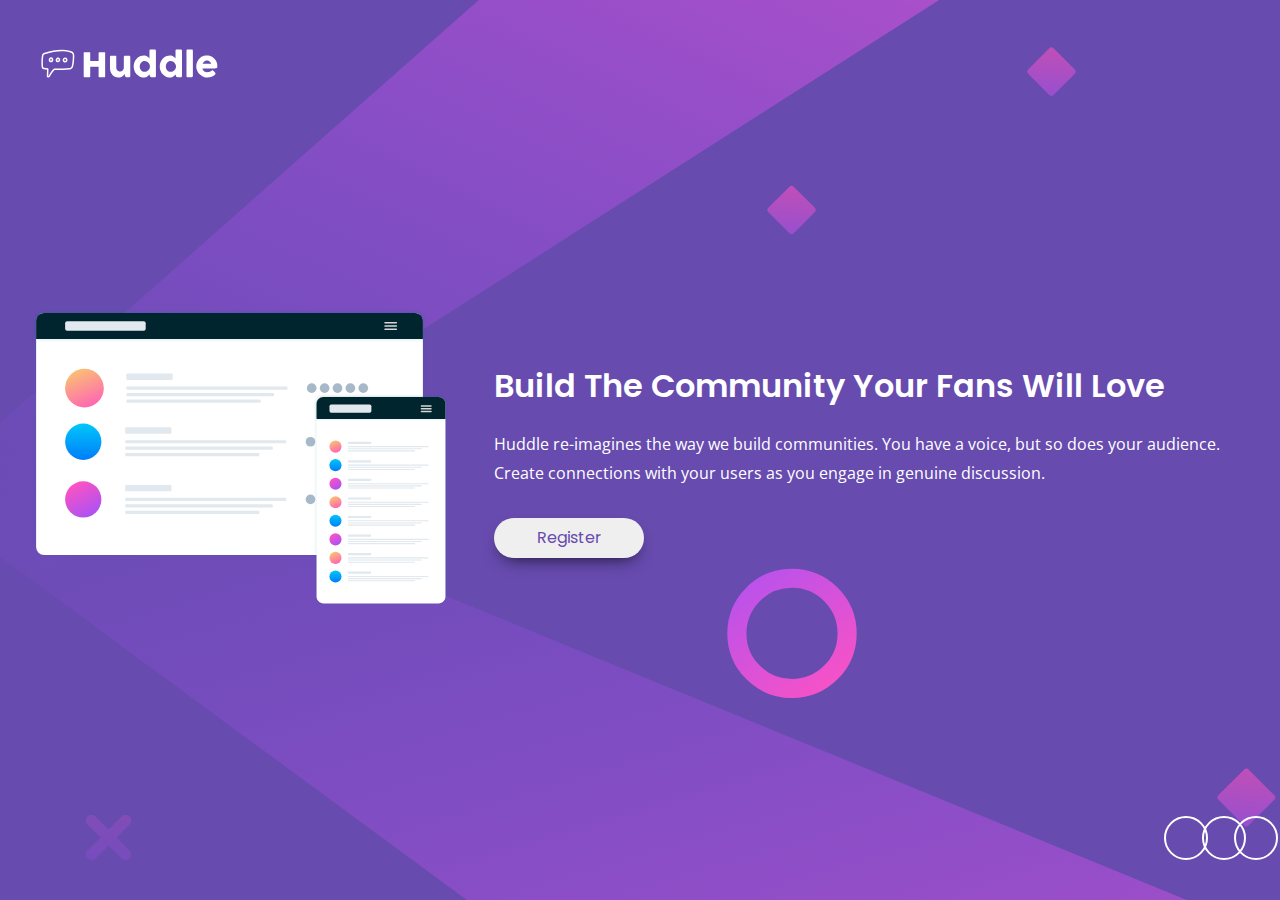
<file: huddle landing page/index.html>
<!DOCTYPE html>
<html lang="en">
<head>
    <meta charset="UTF-8">
    <meta name="viewport" content="width=device-width, initial-scale=1.0">
    <link rel="stylesheet" href="style.css">
    <link rel="icon" sizes="32x32" type="image/png" href="./images/favicon-32x32.png">
    <link rel="stylesheet" href="https://cdnjs.cloudflare.com/ajax/libs/font-awesome/6.4.2/css/all.min.css" integrity="sha512-z3gLpd7yknf1YoNbCzqRKc4qyor8gaKU1qmn+CShxbuBusANI9QpRohGBreCFkKxLhei6S9CQXFEbbKuqLg0DA==" crossorigin="anonymous" referrerpolicy="no-referrer" />
    <title>Frontend Mentor | Huddle landing page with single introductory section</title>
</head>
<body>
    <div class="container">
        <div class="card">
            <div class="logo">
                <img src="./images/logo.svg">
            </div>
            <div class="main">
                <div class="main_image">
                    <img src="./images/illustration-mockups.svg">
                </div>
                <div class="text">
                    <h1 class="title"> Build The Community Your Fans Will Love</h1>
                    <p class="sub_title">Huddle re-imagines the way we build communities. You have a voice, but so does your audience. 
                        Create connections with your users as you engage in genuine discussion.</p>
                    <button class="btn">Register</button>
                </div>
            </div>
            <div class="footer">
                <a href="#"><i class="fab fa-facebook-f"></i></a>
                <a href="#"><i class="fa-brands fa-twitter"></i></a>
                <a href="#"><i class="fa-brands fa-instagram"></i></a>
            </div>
        </div>
    </div>
</body>
</html>
</file>
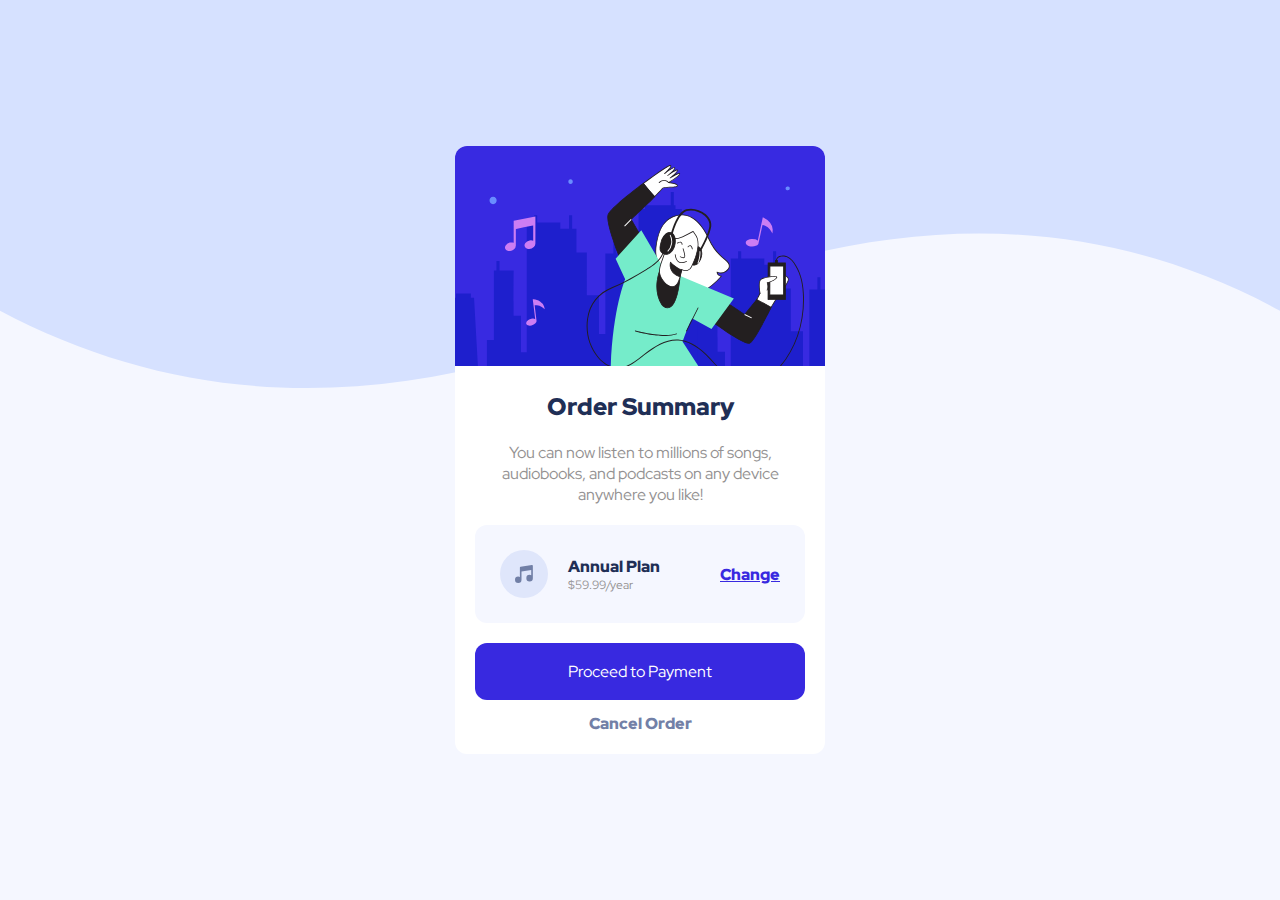
<file: order summary/index.html>
<!DOCTYPE html>
<html lang="en">
<head>
    <meta charset="UTF-8">
    <meta name="viewport" content="width=device-width, initial-scale=1.0">
    <link rel="icon" type="image/png" sizes="32x32" href="./images/icon-music.svg">
    <link rel="stylesheet" href="style.css">
    <title>Frontend Mentor | Order summary card</title>
</head>
<body>
    <div class="container">
        <div class="card">
            <img src="./images/illustration-hero.svg" alt="hero">
        
            <div class="content">
                <h2 class="heading">Order Summary</h2>
                <p class="discription">You can now listen to millions of songs, audiobooks, and podcasts on any 
                    device anywhere you like!</p>
                <div class="plan">
                    <div class="left-box">
                        <img src="./images/icon-music.svg" alt="image icon">
                        <div>
                            <h5 class="plan_name"> Annual Plan</h5>
                            <p class="price"> $59.99/year</p>
                        </div>
                    </div>
                    
                        <a href="#">Change</a>
                    
                </div> 
                <a href="#" class="payment">Proceed to Payment</a>  
                <a href="#" class="cancle-btn">Cancel Order</a>
            </div>
        </div>
    </div>
    
</body>
</html>
</file>
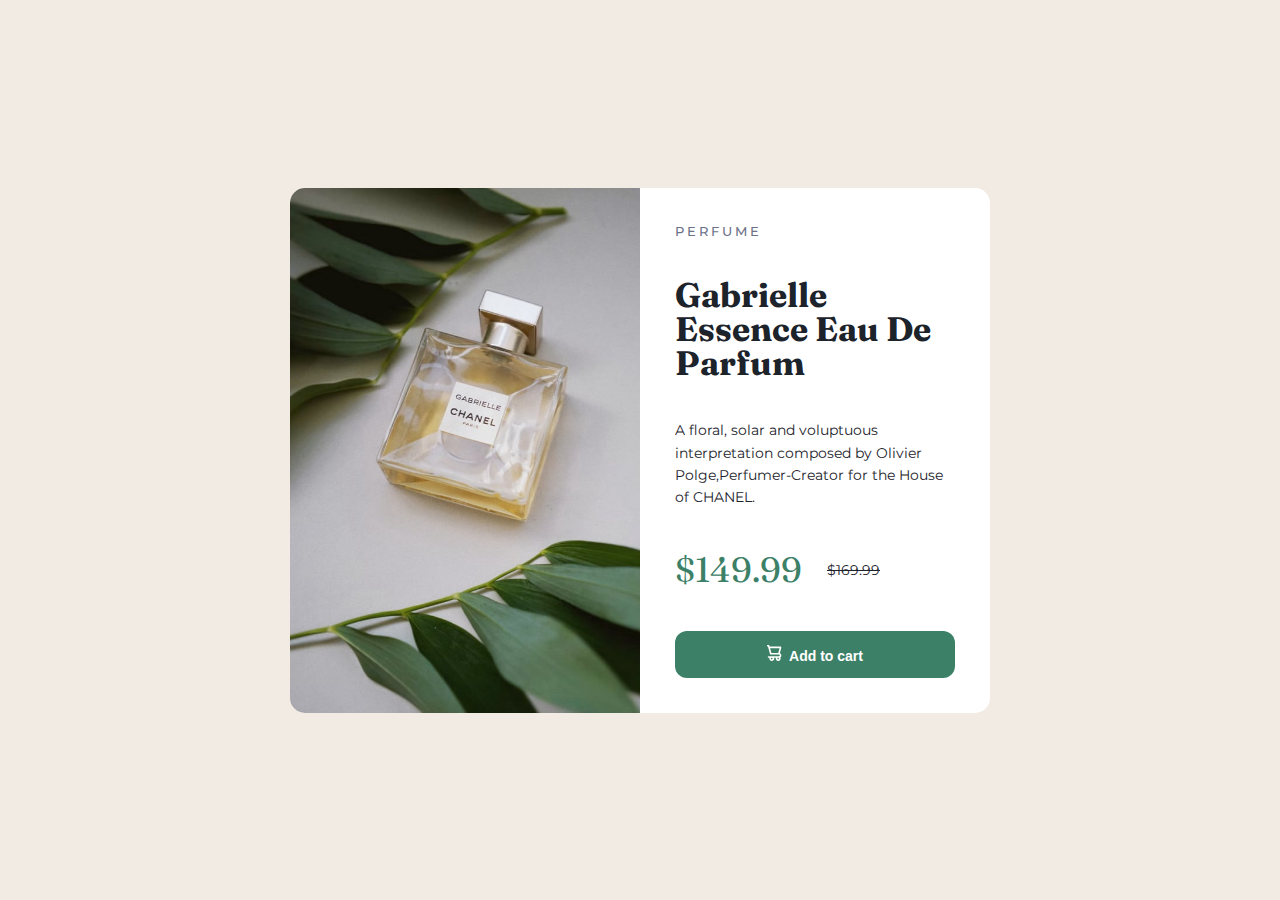
<file: product preview card component/index.html>
<!DOCTYPE html>
<html lang="en">

<head>
    <meta charset="UTF-8">
    <meta name="viewport" content="width=<device-width>, initial-scale=1.0">
    <link rel="icon" type="image/png" sizes="32x32" href="./images/favicon-32x32.png">
    <link rel="stylesheet" href="https://cdnjs.cloudflare.com/ajax/libs/font-awesome/6.4.2/css/all.min.css">
    <link rel="stylesheet" href="style.css">
    <title>perfume</title>
</head>

<body>
    <div class="container">
        <div class="grid">
            <div class="img">
                <img src="./images/image-product-desktop.jpg" alt="image-product-desktop">
            </div>

            <div class="content">
                <p class="category">Perfume</p>
                <h2 class="name">Gabrielle Essence Eau De Parfum</h2>
                <p class="discription">A floral, solar and voluptuous interpretation composed by Olivier Polge,Perfumer-Creator for the House of CHANEL.</p>
                <div class="price">
                    <p class="current_price"> $149.99</p>
                    <p  class="old_price">$169.99</p>
                </div>
                    <button> <img src="./images/icon-cart.svg" alt="icon-cart">Add to cart</button>
            </div>
        </div>
    </div>

</body>

</html>
</file>
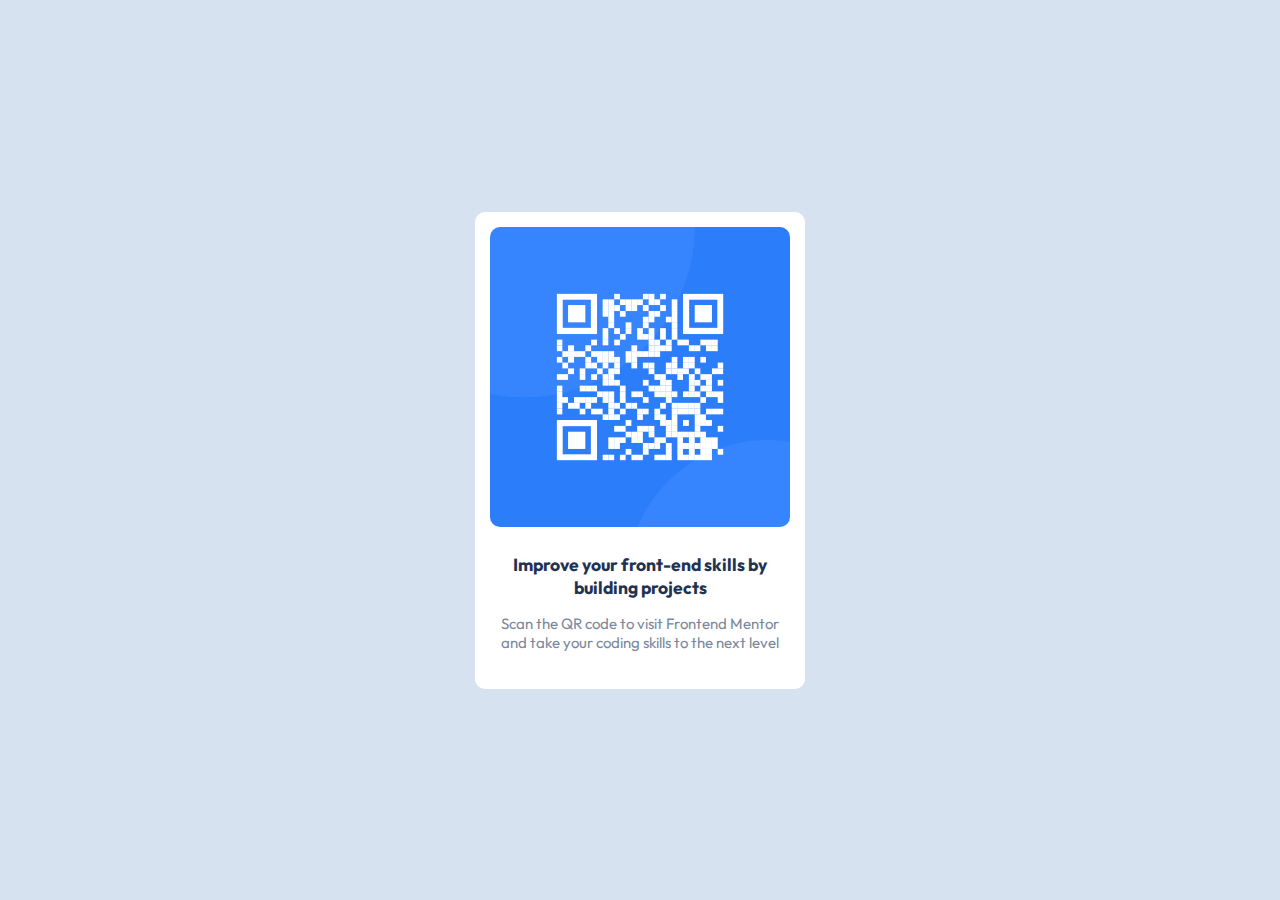
<file: qr_code/index.html>
<!DOCTYPE html>
<html lang="en">
<head>
    <meta charset="UTF-8">
    <meta name="viewport" content="width=device-width, initial-scale=1.0">
    <link rel="icon" type="image/png" sizes="32x32" href="images/favicon-32x32.png">
    <link rel="stylesheet" href="style.css">
    <title>Frontend Mentor | QR code component</title>

</head>
<body>
    
   <div role ="main" class="container"> 
        <div class="card">
                <img src="./images/image-qr-code.png" alt="qr code">
                <div class="content">
                    <h3 class="heading">Improve your front-end skills by building projects</h3>
                    <p class="discription">Scan the QR code to visit Frontend Mentor and take your coding skills to the next level</p>
                </div>
        </div>
    </div> 
</body>
</html>
</file>
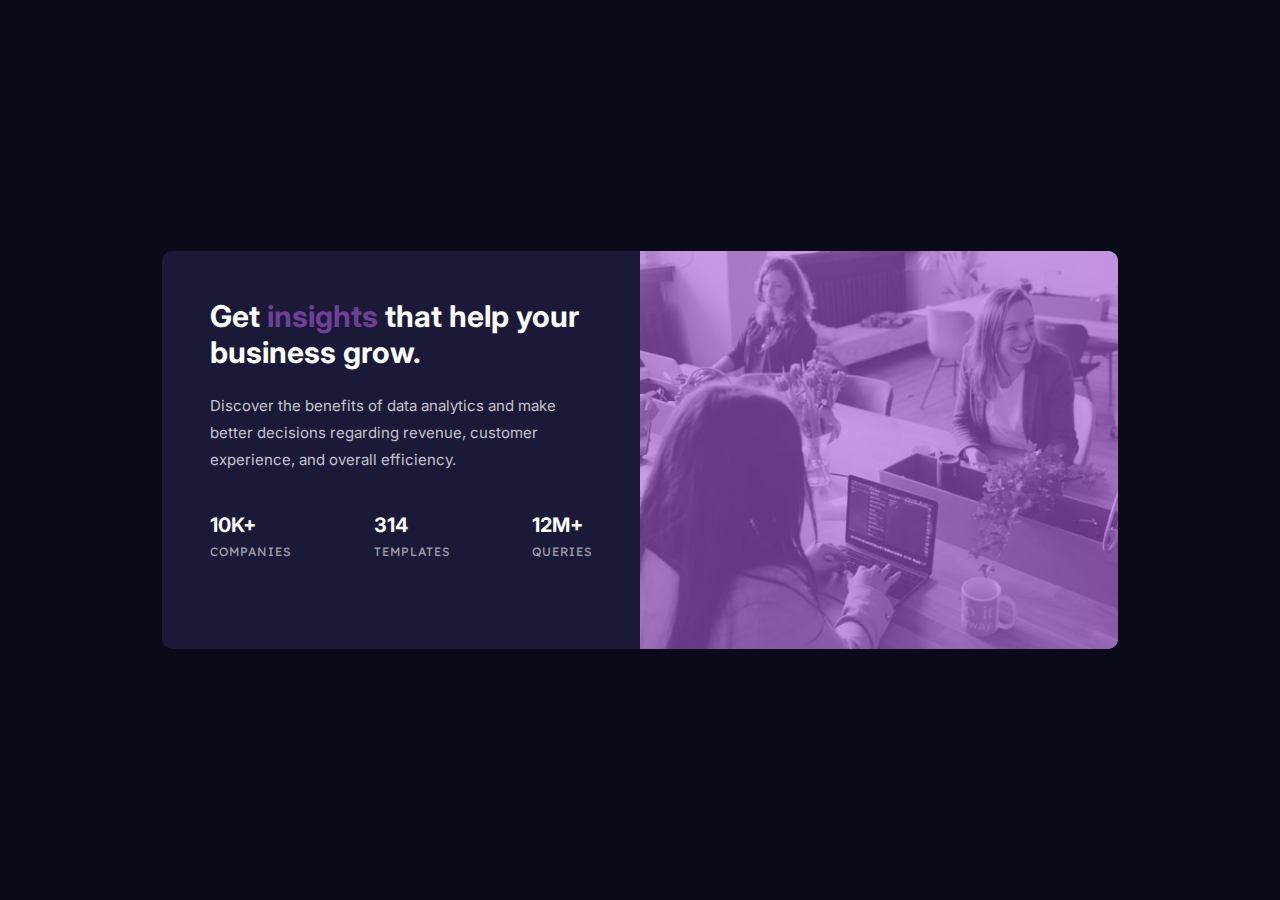
<file: stats preview/index.html>
<!DOCTYPE html>
<html lang="en">
<head>
    <meta charset="UTF-8">
    <meta name="viewport" content="width=device-width, initial-scale=1.0">
    <link rel="icon" type="image/png" sizes="32x32" href="./images/favicon-32x32.png">
    <link rel="stylesheet" href="style.css">
    <title>Frontend Mentor | Stats preview card component</title>

</head>
<body>
    <div class="container">
        <div class="card">
            <div class="text_content">
                <h1 class="title">Get <span>insights</span> that help your business grow.</h1>
                <p class="discription">Discover the benefits of data analytics and make better decisions regarding revenue, customer 
                    experience, and overall efficiency.</p>
                <div class="state_box">
                    <div class="company">
                        <p class="num">10k+</p>
                        <p class="text">companies</p>
                    </div>
                    <div class="template">
                        <p class="num">314</p>
                        <p class="text">templates</p>
                    </div>
                    <div class="query">
                        <p class="num">12m+</p>
                        <p class="text">queries</p>
                    </div>
                </div>
            </div>
            <div class="image">
                <img src="./images/image-header-desktop.jpg">
            </div>
        </div>
    </div>
</body>
</html>
</file>
<file: huddle landing page/style.css>
@import url('https://fonts.googleapis.com/css2?family=Open+Sans&family=Poppins:wght@400;600&display=swap');
/*
font-family: 'Poppins', sans-serif;
*/

*{
    margin: 0;
    padding: 0;
    
}
body{
    
    min-height: 100vh ;
    background-image:url(./images/bg-desktop.svg);
    background-repeat: no-repeat;
    background-size: cover;
    background-color: hsl(257, 40%, 49%);
}
.container{
      max-width: 1290px;
       margin: 0 auto;
       height: 100vh;

    }

.card{
  height: 90%;  
  display: flex;
  flex-direction: column;
  justify-content: space-between;
  padding: 40px 0;
  margin: 0 2rem;
}

.logo img{
    width: 190px;
    padding-bottom: 20px;
}
.main{
   
    display: flex;
    align-items: center;
   
    gap:45px;
}

.text h1{
    color:white;
    font-weight: 600;
    font-family: 'Poppins', sans-serif;
    margin-bottom: 20px;

}
.text p{
    font-family: 'Open Sans', sans-serif;
    color: white;
    line-height: 1.8;
    font-weight: 400;
    margin-bottom: 30px;
}
.text button{
    font-family: 'Poppins', sans-serif;
    font-size: 16px;
    color:hsl(257, 40%, 49%);
    height: 40px;
    width:150px;
    box-shadow: 0 8px 17px -8px rgba(0, 0, 0, .8);
    transition: all .3s ease;
    border:none;
    border-radius: 30px;
}
.text button:hover{
    background-color: hsl(300, 69%, 71%);
    color: white;
}
.footer{
    text-align: right;
    margin-top: 20px;
    
}
.footer a i{
    color: white;
    font-size: 18px;
    position: relative;
    transition: all .3s ease;
    
}
.footer a:not(:first-child){
    margin-left: 2rem;
}
.footer a i::after{
    content: "";
    position: absolute;
    height: 40px;
    width: 40px;
    border: 2px solid #FFF;
    border-radius: 50px;
    left: -14px;
    transition: all .3s ease;
    bottom: -11px;
}
.footer a:nth-child(2){
    margin-left: 2.4rem;
}
.footer a i:hover{
    color:hsl(300, 69%, 71%);
}
.footer a i:hover::after{
    border-color:hsl(300, 69%, 71%);
}
@media only screen and (max-width : 1440px) {
    .main_image img{
        width:100%;
    }
}
@media only screen and (max-width : 760px) {
    .main{
        flex-direction: column;
        text-align: center;
    }
    .title{
        font-size: 26px;
    }
    .footer{
        text-align: center;
        margin-top: 50px;
    }
    button.btn{
        width:170px;
        height:35px;
        font-size: 16px;
    }
}
@media only screen and (max-width : 375px) {
   .logo img{
    width: 150px;
   }
   button.btn{
    font-size: 14px;
   }
   .text p{
    line-height: 1.5;
   }
   .footer a i{
        font-size: 16px;
   }
   .footer a i::after{
    height: 35px;
    width: 35px;
    left:-12px;
    bottom: -10px;
   }
}
</file>
<file: order summary/style.css>
@import url('https://fonts.googleapis.com/css2?family=Outfit:wght@500;700&family=Red+Hat+Display:wght@500;700;900&display=swap');
 /*
 font-family: 'Outfit', sans-serif;
font-family: 'Red Hat Display', sans-serif;
 */

 *{
    padding:0;
    margin: 0;
    box-sizing: border-box;
 }
 body{
    font-family: 'Red Hat Display', sans-serif;
    background-image:url(./images/pattern-background-desktop.svg) ;
    display: flex;
    min-height: 100vh;
    align-items: center;
    background-repeat: no-repeat;
    background-size: contain;
    background-color: hsl(225, 100%, 98%);
    position: relative;

 }
 .container{
    position: absolute;
    left:50%;
    top: 50%;
    transform: translate(-50%,  -50%);
    max-width: 370px; 
    margin: 0 auto;
    align-items: center;
    background-color:  hsl(0, 0%, 100%);
   border-radius: 12px;
   overflow: hidden;
    
 }

.content{
    padding: 20px ;
    text-align: center;
}
h2.heading{
    
    font-weight: 900;
    font-size: 24px;
    color: hsl(223, 47%, 23%);
    margin-bottom: 20px;

}
p.discription{
    color:#939191;
    margin-bottom: 20px;
}
.plan{
    background-color: hsl(225, 100%, 98%);
    border-radius: 12px;
    display: flex;
    padding: 25px;
    align-items: center;
    justify-content: space-between;
    margin-bottom: 20px;
}
.left-box{
    display: flex;
    align-items: center;
    text-align: left;
}
.left-box div{
    margin-left: 20px;
}
.left-box div h5{
    font-weight: 900;
    font-size: 16px;
    color: hsl(223, 47%, 23%); 
}
.left-box div p{
    
    font-size: 12px;
    color:#939191;
}
.plan a{
    font-weight: 900;
    color: hsl(245, 75%, 52%);
    transition: color .3s ease;
}
.plan a:hover{
    text-decoration: none;
    color:hsl(245, 59%, 64%); 
}
a.payment{
    display: block;
    text-decoration: none;
    color:white;
    background-color: hsl(245, 75%, 52%); 
    padding: 18px 0;
    border-radius: 12px;
    margin: 13px 0;
    transition: color .3s ease;
}
a.payment:hover{
    background-color:hsl(245, 59%, 64%);  
}
a.cancle-btn{
    color:hsl(224, 23%, 55%);
    text-decoration: none;
    font-weight: 900;
    transition: color .3s ease;
}
a.cancle-btn:hover{
    color:hsl(223, 47%, 23%);
}

@media only screen and (max-width : 425px){
    body{
        background-image: url(./images/pattern-background-mobile.svg);
        font-size: 14px;
    }
    .container{
        max-width:87%
    }
    .content h2{
        font-size: 23px;
    }
    div.plan{
        padding: 10px;
    }
    .left-box div{
        margin-left: 10px;
    }
    a.payment,a.cancle-btn, .plan a,p.discription{
        font-size: 13px;
    }
    .content{
        padding: 9% 7%;
    }
    .left-box div h5{
        font-size: 14px;
    }

}
</file>
<file: product preview card component/style.css>
@import url('https://fonts.googleapis.com/css2?family=Fraunces:opsz,wght@9..144,700&family=Montserrat:wght@500;700&display=swap');

/*font-family: 'Fraunces', serif;
font-family: 'Montserrat', sans-serif;
*/

*{
    margin: 0;
    padding: 0;
    box-sizing: border-box;
}
body{
    font-family: 'Montserrat', sans-serif;
    background-color: hsl(30, 38%, 92%);
    font-size: 14px;
    min-height: 100vh ;
    display: flex;
    justify-content: center;
    align-items: center;
}

.container{
    margin: 30px auto;
    padding: 0 30px;
}

.grid{
    max-width: 700px;
    display: grid;
    grid-template-columns: 1fr 1fr;
    background-color: #FFF ;
    border-radius: 15px;
    overflow: hidden;
}

.img img{
    max-width: 100%;
    display: inherit;
}
.content{
    padding: 35px;
    display: flex;
    flex-direction: column;
    justify-content: space-between;
}

p.category{
    text-transform: uppercase;
    letter-spacing: 3px;
    font-size: 13PX;
    color: hsl(228, 12%, 48%);
    font-weight: 500;
}

h2.name{
    font-family: 'Fraunces', serif;
    font-size: 34px;
    line-height: 1em;
    color: hsl(212, 21%, 14%);
}

p.discription{
    color: hsl(212, 21%, 14%);
    line-height: 1.6em;
}

.price{
    display: flex;
    align-items: center;
}
p.current_price{
    color: hsl(158, 36%, 37%);
    font-family: 'Fraunces', serif;
    font-size: 35px;
    padding-right: 25px;
}

p.old_price{
    color:  hsl(212, 21%, 14%);
    text-decoration:line-through;
}

button{
    background-color: hsl(158, 36%, 37%);
    border: none;
    padding: 14px 0;
    border-radius: 12px;
    color: #FFF;
    font-size: 14px;
    font-weight: 700;
    cursor: pointer;
    width: 100%;
    transition: background-color .3s ease;
}

button:hover{
    background-color: hsl(158, 36%, 23%);
}
button img{
    padding-right: 7px;
}

@media only screen and (max-width : 628px) {
    .grid{
        grid-template-columns: 1fr;
    }
    .img img{
        max-height: 450px;
        width: 100%;
        object-fit: cover;
    }

    .content{
        display: block;
    }

    p.category,h2.name, p.discription, .price{
        padding-bottom: 23px;
    }
}

@media only screen and (max-width : 375px) {
    .container{
        margin: 15px auto;
        padding: 0 15px;
    }
    .img img{
        max-height:250px ;
    }
    .content{
        padding: 24px;
    }
    p.category,h2.name, p.discription, .price{
        padding-bottom: 16px;
    }
    h2.name{
        font-size: 28px;
    }
    p.discription{
        font-size: 12px;
    }
    p.current_price{
        font-size: 22px;
    }
    button{
        padding: 12px 0;
        font-size: 13px;
    }

    button img{
        height: 13px;
    }
    
}
</file>
<file: qr_code/style.css>
@import url('https://fonts.googleapis.com/css2?family=Outfit:wght@500;700&display=swap');

/* font-family: 'Outfit', sans-serif; */

*{
    margin: 0;
    padding: 0;
       
}
body{
    font-size:15px ;
    min-height: 100vh;
    align-items: center;
    display: flex;
    font-family: 'Outfit', sans-serif;
    background-color: hsl(212, 45%, 89%)
}
.container{
   max-width: 360px;
   margin: 0 auto;
     
}
.card{
    background-color:  hsl(0, 0%, 100%);
    padding: 15px;
    border-radius: 10px;
    text-align: center;
    margin: 0 1em;
}
.card img{
    width: 100%;
    border-radius:10px ;
}

.content{
    padding: 22px 10px;
}
.content h3{
    color:hsl(218, 44%, 22%);
    padding-bottom: 15px;
    font-weight: 700;
}
.content p{
    color: hsl(220, 15%, 55%);
    font-weight: 400;
}
</file>
<file: stats preview/style.css>
@import url('https://fonts.googleapis.com/css2?family=Inter:wght@400;700&family=Lexend+Deca&display=swap');
/*
font-family: 'Inter', sans-serif;
font-family: 'Lexend Deca', sans-serif;
*/

*{
    margin: 0;
    padding: 0;
    box-sizing: border-box;
}

body{
    font-family: 'Inter', sans-serif;
    font-size: 15px;
    align-items: center;
    min-height: 100vh;
    background-color: hsl(233, 47%, 7%);
    justify-content: center;
    display: flex;
    
}
.container{
    max-width: 1020px;
    margin:0 auto;
}
.card{
    background-color: hsl(244, 38%, 16%);
    display: grid;
    grid-template-columns: 1fr 1fr;
    overflow: hidden;
    margin: 2rem;
    border-radius: 10px;
}
.text_content{   
    padding:10%;
}
h1.title{
   
    font-weight: 700;
    color: hsl(0, 0%, 100%);
    margin-bottom: 22px;
}
.title span{
    color:hsla(277, 64%, 61%, 0.6); 
}
p.discription{
    color:hsla(0, 0%, 100%, 0.75);
    line-height: 1.8;
    margin-bottom: 40px;
}
.state_box{
   
    display: flex;
    justify-content: space-between;
    text-transform: uppercase;
}
.state_box p.num{
    color:hsl(0, 0%, 100%);
    font-size: 20px;
    font-weight: 700;
    margin-bottom: 7px;

}
.state_box p.text{
    font-size: 12px;
    letter-spacing: 1px;
    font-family: 'Lexend Deca', sans-serif;
    color: hsla(0, 0%, 100%, 0.6);
}
.image img{
    width: 100%;
    height:100%;
    object-fit: cover;
}
.image{
    position: relative;
}

.image::after{
    position: absolute;
    content: " ";
    height: 100%;
    width: 100%;
    left:0;
    top:0;
    background-color: hsla(277, 64%, 61%, 0.6); 
    
}
@media only screen and (max-width : 768px) and (min-width :426px){

    body{
        font-size: 12px;
    }
    .text_content{
        padding: 12%;
    }
    .title{
        font-size: 22px;
    }
    .state_box p.num{
        font-size: 17px;
    }
   
}
@media only screen and (max-width : 425px) {
    body{
        text-align: center;
       
    }
    .card{
        grid-template-columns: 1fr;
    }
    p.discription{
        margin-bottom: 20px;
    }
    .title{
        font-size: 22px;
        line-height: 1.3;
    }
    .image{
        order:-1;
    }
    .text_content{
        padding: 8% 6%;
    }
    .state_box{
        flex-direction: column;

    }
    .state_box div{
        margin-top: 20px;
    }
    .state_box p.num{
        font-size: 17px;
    }
    
}
</file>
